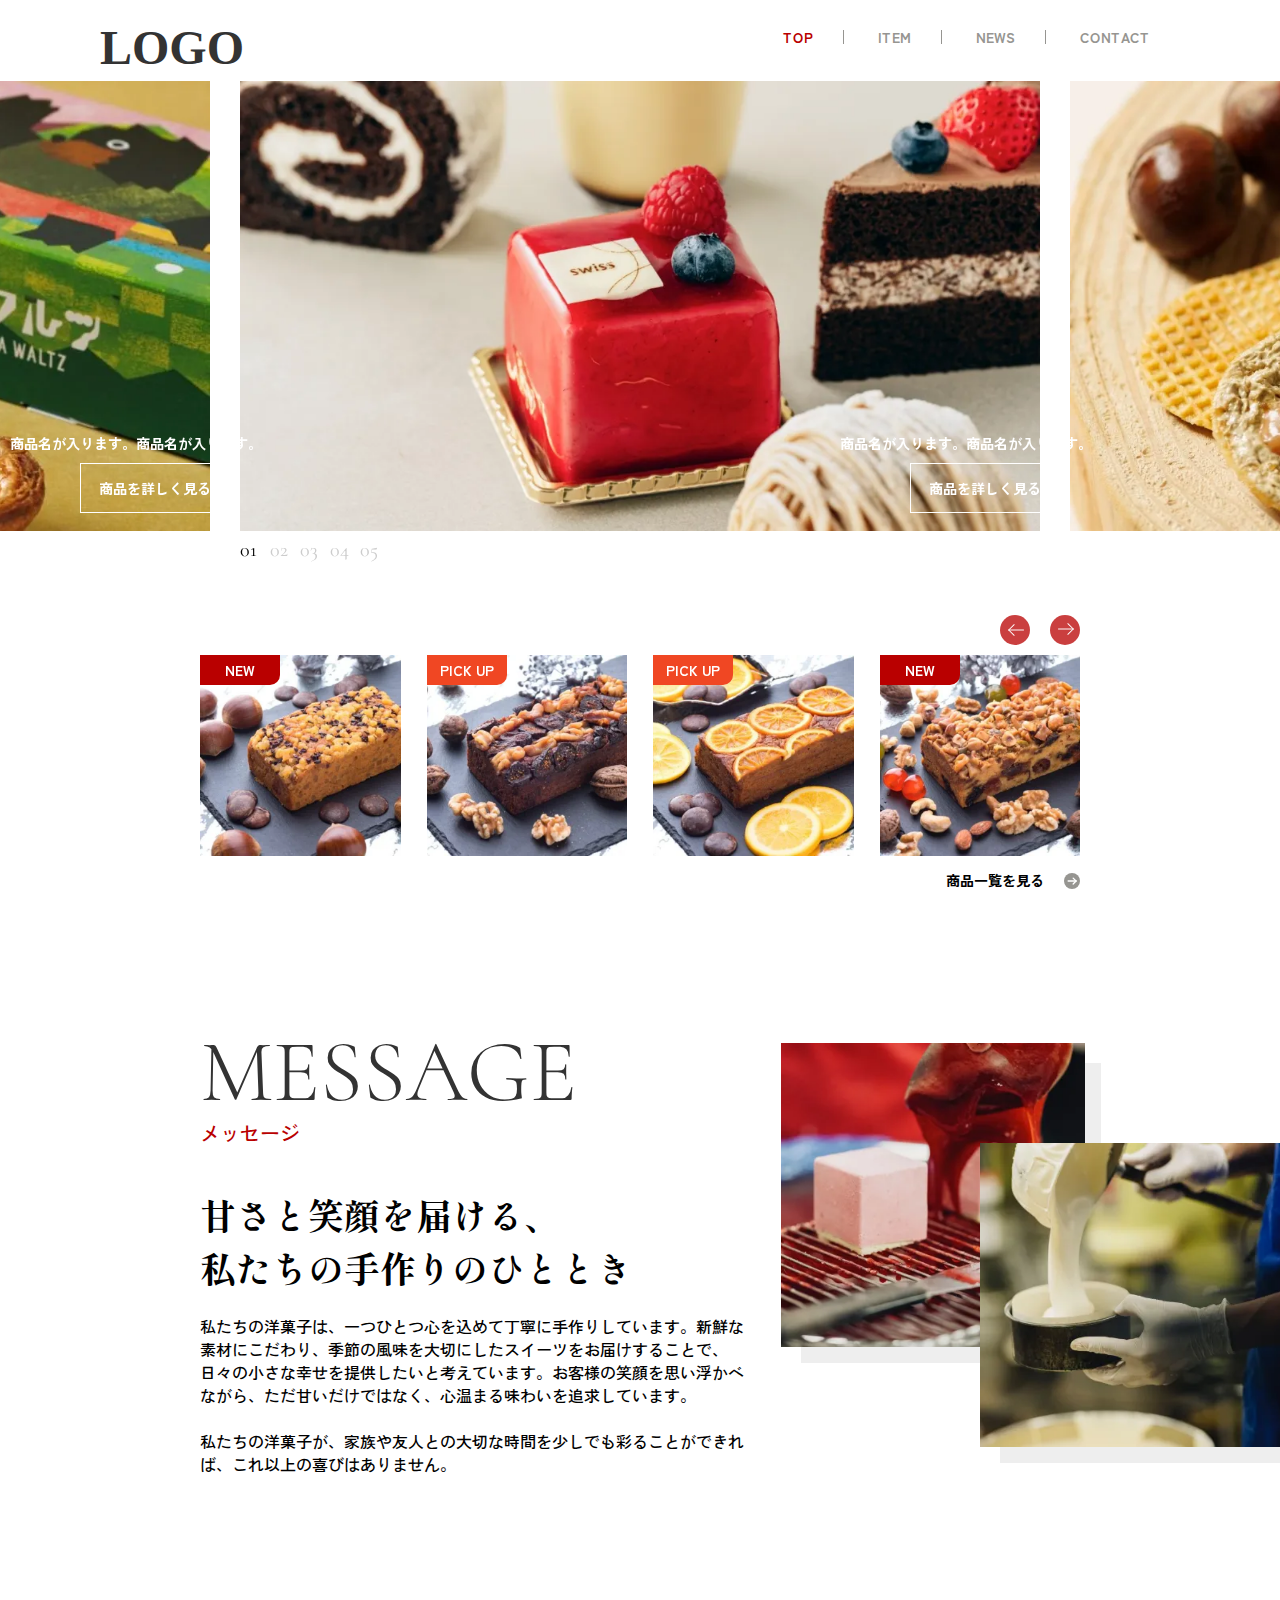
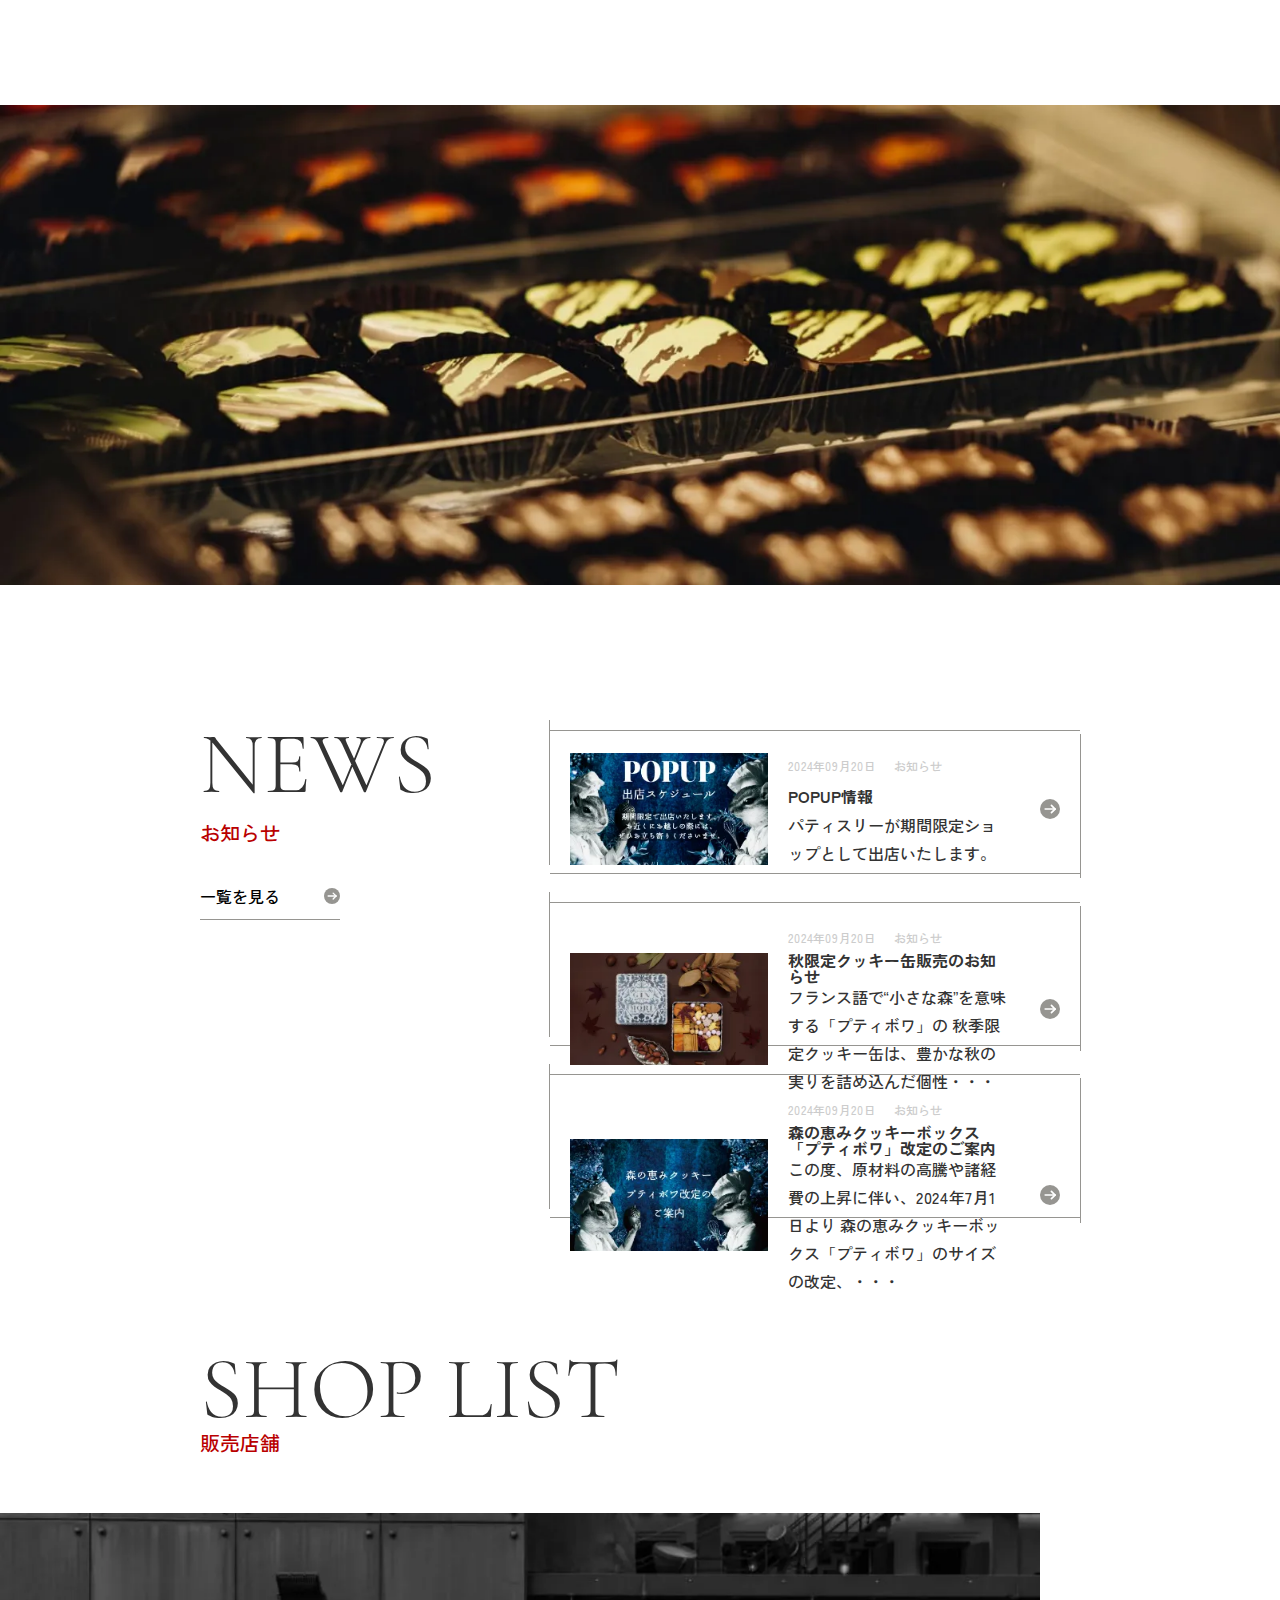
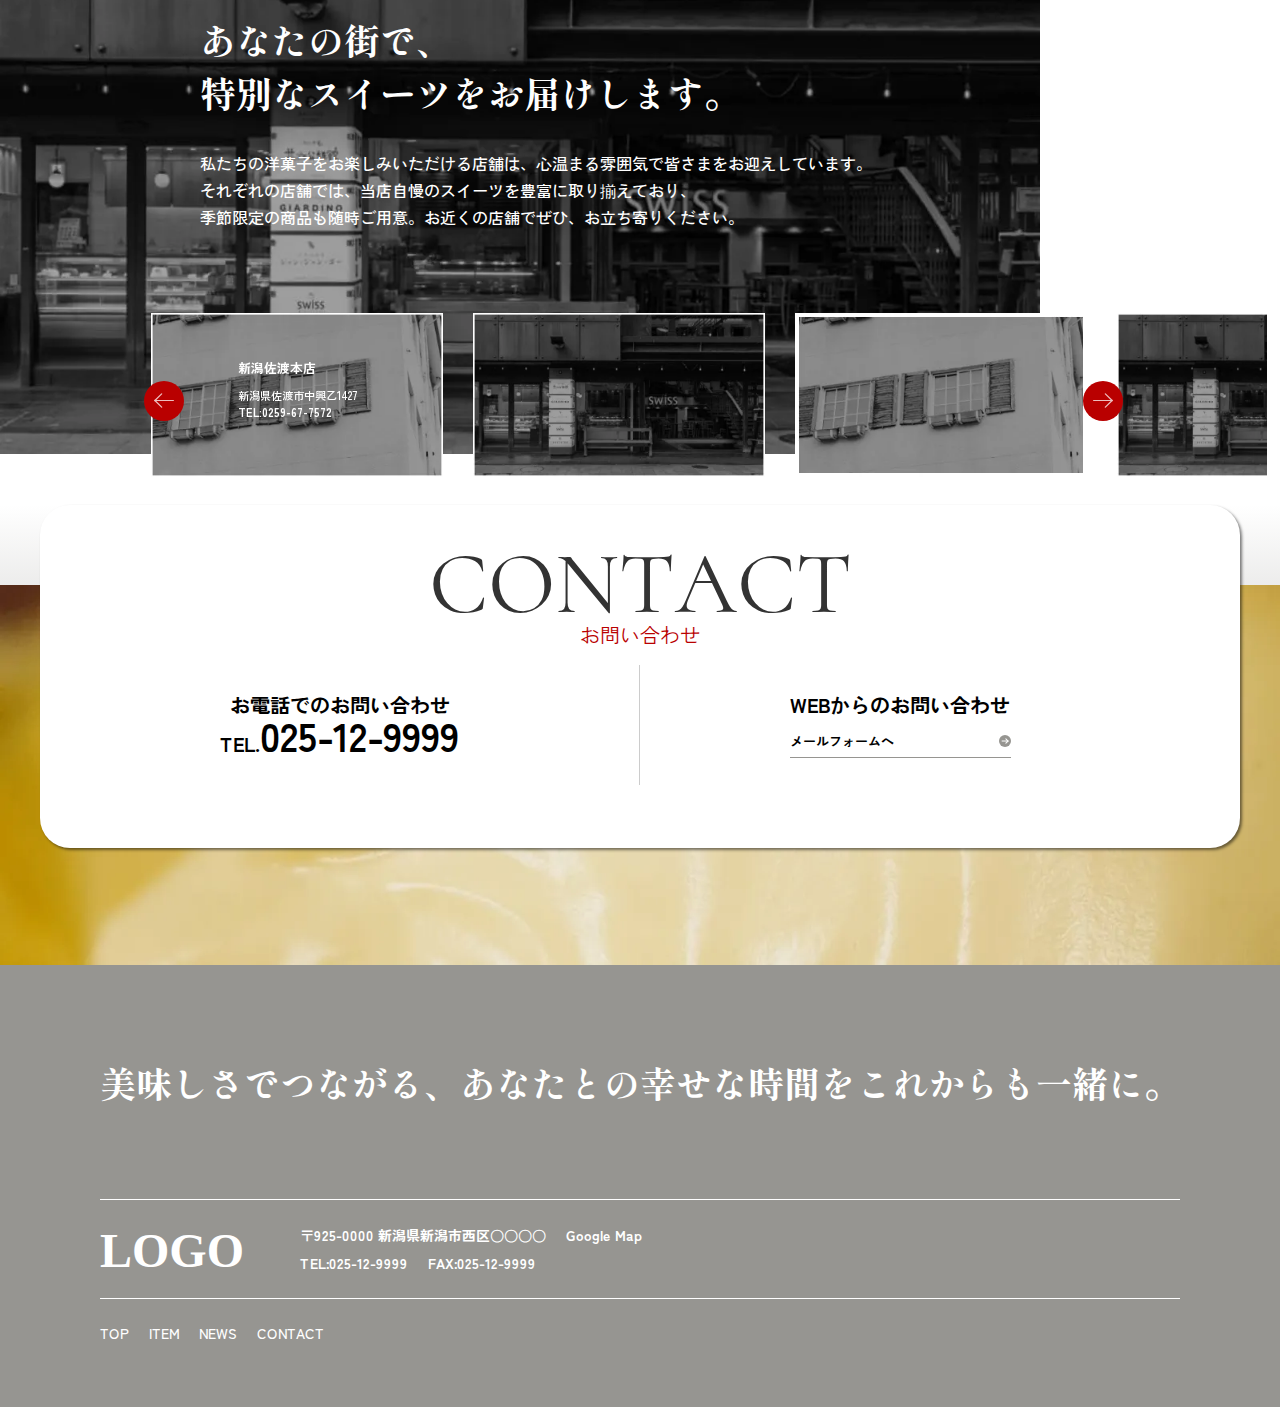
<file: part2/index.html>
<!DOCTYPE html>
<html lang="ja">
<head>
    <meta charset="UTF-8">
    <meta name="viewport" content="width=device-width, initial-scale=1.0">
    <title>新潟県にあるケーキ屋さん　【LOGO】｜公式ページ</title>
    <meta name=description content="新潟県の綺麗な海を見ながらの楽しめるケーキショップです。季節限定のパウンドケーキがおすすめです！">
    <link rel="preload" as="image" href="img/top-cake1.webp" media="(min-width: 1272px)">
    <link rel="preload" as="image" href="img/top-cake2.webp" media="(min-width: 1272px)">
    <link rel="preload" as="image" href="img/top-cake5.webp" media="(min-width: 1272px)">
    <link rel="preload" as="image" href="img/top1-sp.webp" media="(max-width: 1271px)">
    <link rel="preload" as="image" href="img/top2-sp.webp" media="(max-width: 1271px)">
    <link rel="preload" as="image" href="img/top3-sp.webp" media="(max-width: 1271px)">
    <link rel="preload" as="script" href="js/jquery-3.7.1.min.js">
    <link rel="preload" as="script" href="js/slick/slick.min.js">
    <link rel="stylesheet" href="css/default.css">
    <link rel="stylesheet" href="css/index.css">
    <link rel="stylesheet" type="text/css" href="js/slick/slick.css">
    <link rel="stylesheet" type="text/css" href="js/slick/slick-theme.css">
</head>

<body>
    <header id="header">
        <h1 class="header-logo"><a href="index.html" class="logo-only"><img src="img/logo.svg" alt="logo 画像" class="logo-rot" width="150" height="71"></a></h1>
        <input type="checkbox" class="checkbox" id="check">
        <label for="check"></label>
        <div class="span-container">
            <!-- border -->
            <span></span>
            <span></span>
            <span></span>
        </div>
        <!-- span-container -->
        <nav class="nav-container">
            <ul class="menu">
                <li><a href="index.html"><span>TOP</span></a></li>
                <li><a href="item.html">ITEM</a></li>
                <li><a href="news.html">NEWS</a></li>
                <li><a href="contact.html">CONTACT</a></li>
            </ul>
            <!-- menu -->
            <ul class="ham">
                <li><a href="index.html"><img src="img/logo2.svg" alt="logo"></a></li>
                <li><span>美味しさでつながる、</span><span>あなたとの幸せな時間を</span><span>これからも一緒に。</span></li>
            </ul>
            <!-- ham -->
            <ul class="map">
                <li><span>新潟本店</span></li>
                <li><span>〒925-0000 新潟県新潟市西区〇〇〇〇</span></li>
                <li><iframe src="https://www.google.com/maps/embed?pb=!1m10!1m8!1m3!1d405.2095182966385!2d138.97214436443335!3d37.87452490286325!3m2!1i1024!2i768!4f13.1!5e0!3m2!1sja!2sjp!4v1738288401125!5m2!1sja!2sjp" width="353" height="199" style="border:0;" allowfullscreen="" loading="lazy" referrerpolicy="no-referrer-when-downgrade"></iframe></li>
                <li><span>TEL：025-12-9999</span><span>FAX：025-12-9999</span></li>
            </ul>
            <!-- map -->
        </nav>
        <!-- nav -->
    </header>

    <main>
        <section class="main-content">
            <div class="slide-wrapper">
                <div class="top slider">
                    <div class="sli-pic">
                        <picture><source srcset="img/top1-sp.webp" media="(max-width: 1271px)">
                            <img src="img/top-cake1.webp" alt="ケーキ フランボワーズ" width="1000" height="563"></picture>
                        <span class="slide-item-name">商品名が入ります。商品名が入ります。</span>
                        <span class="slide-item-detail"><a href="item.html">商品を詳しく見る</a></span>
                    </div>
                    <div class="sli-pic">
                        <picture><source srcset="img/top2-sp.webp" media="(max-width: 1271px)">
                            <img src="img/top-cake2.webp" alt="クッキー バターのいとこ マロン味" width="1000" height="563"></picture>
                        <span class="slide-item-name">商品名が入ります。商品名が入ります。</span>
                        <span class="slide-item-detail"><a href="item.html">商品を詳しく見る</a></span>
                    </div>
                    <div class="sli-pic">
                        <picture><source srcset="img/top3-sp.webp" media="(max-width: 1271px)">
                            <img src="img/top-cake3.webp" alt="タルト 里山ワルツ" width="1000" height="563" loading="lazy"></picture>
                        <span class="slide-item-name">商品名が入ります。商品名が入ります。</span>
                        <span class="slide-item-detail"><a href="item.html">商品を詳しく見る</a></span>
                    </div>
                    <div class="sli-pic">
                        <picture><source srcset="img/top1-sp.webp" media="(max-width: 1271px)">
                            <img src="img/top-cake4.webp" alt="クッキー バターのいとこ マロン味" width="1000" height="563" loading="lazy"></picture>
                        <span class="slide-item-name">商品名が入ります。商品名が入ります。</span>
                        <span class="slide-item-detail"><a href="item.html">商品を詳しく見る</a></span>
                    </div>
                    <div class="sli-pic">
                        <picture><source srcset="img/top2-sp.webp" media="(max-width: 1271px)">
                            <img src="img/top-cake5.webp" alt="タルト 里山ワルツ" width="1000" height="563"></picture>
                        <span class="slide-item-name">商品名が入ります。商品名が入ります。</span>
                        <span class="slide-item-detail"><a href="item.html">商品を詳しく見る</a></span>
                    </div>
                </div>
            </div>
            <!-- slide-wrapper -->
            <div class="pick-new">
                <div class="pick-arrow"></div>
                <div class="cake">
                    <div class="cake-box"><div class="item">
                        <span class="new">NEW</span><a href="item.html"><img src="img/cake1.webp" alt="パウンドケーキ　栗とはちみつ" width="560" height="560"></a>
                    </div></div>
                    <div class="cake-box"><div class="item">
                        <span class="pick">PICK UP</span><a href="item.html"><img src="img/cake2.webp" alt="パウンドケーキ　いちじくと胡桃のショコラ" width="560" height="560"></a>
                    </div></div>
                    <div class="cake-box"><div class="item">
                        <span class="pick">PICK UP</span><a href="item.html"><img src="img/cake3.webp" alt="パウンドケーキ　キャラメルオレンジ" width="560" height="560"></a>
                    </div></div>
                    <div class="cake-box"><div class="item">
                        <span class="new">NEW</span><a href="item.html"><img src="img/cake4.webp" alt="パウンドケーキ　森のめぐみ" width="560" height="560"></a>
                    </div></div>
                    <div class="cake-box"><div class="item">
                        <span class="new">NEW</span><a href="item.html"><img src="img/cake1.webp" alt="パウンドケーキ　栗とはちみつ" width="560" height="560"></a>
                    </div></div>
                    <div class="cake-box"><div class="item">
                        <span class="pick">PICK UP</span><a href="item.html"><img src="img/cake2.webp" alt="パウンドケーキ　いちじくと胡桃のショコラ" width="560" height="560"></a>
                    </div></div>
                    <div class="cake-box"><div class="item">
                        <span class="pick">PICK UP</span><a href="item.html"><img src="img/cake3.webp" alt="パウンドケーキ　キャラメルオレンジ" width="560" height="560"></a>
                    </div></div>
                    <div class="cake-box"><div class="item">
                        <span class="new">NEW</span><a href="item.html"><img src="img/cake4.webp" alt="パウンドケーキ　森のめぐみ" width="560" height="560"></a>
                    </div></div>
                    <div class="cake-box"><div class="item">
                        <span class="new">NEW</span><a href="item.html"><img src="img/cake1.webp" alt="パウンドケーキ　栗とはちみつ" width="560" height="560"></a>
                    </div></div>
                    <div class="cake-box"><div class="item">
                        <span class="pick">PICK UP</span><a href="item.html"><img src="img/cake2.webp" alt="パウンドケーキ　いちじくと胡桃のショコラ" width="560" height="560"></a>
                    </div></div>
                    <div class="cake-box"><div class="item">
                        <span class="pick">PICK UP</span><a href="item.html"><img src="img/cake3.webp" alt="パウンドケーキ キャラメルオレンジ" width="560" height="560"></a>
                    </div></div>
                    <div class="cake-box"><div class="item">
                        <span class="new">NEW</span><a href="item.html"><img src="img/cake4.webp" alt="パウンドケーキ 森のめぐみ" width="560" height="560"></a>
                    </div></div>
                </div>
                <div class="list-link">
                    <span><a href="item.html"> 商品一覧を見る<img src="img/link.svg" alt="link"></a></span>
                </div>
            </div>
            <!-- pick-new -->
            <div class="message">
                <h2 class="main-title">MESSAGE</h2>
                <span class="mes"><img src="img/mes-cake1.webp" alt="フランボワーズケーキの製造イメージ" width="380" height="380"></span>
                <span class="mes"><img src="img/mes-cake2.webp" alt="マドレーヌ クルミの製造イメージ" width="380" height="380"></span>
                <h3 class="sub-title1">メッセージ</h3>
                <h4 class="sub-title2">甘さと笑顔を届ける、<br>私たちの手作りのひととき</h4>
                <p class="sub-title3">私たちの洋菓子は、一つひとつ心を込めて丁寧に手作りしています。新鮮な素材にこだわり、季節の風味を大切にしたスイーツをお届けすることで、日々の小さな幸せを提供したいと考えています。お客様の笑顔を思い浮かべながら、ただ甘いだけではなく、心温まる味わいを追求しています。
                    <br><br>私たちの洋菓子が、家族や友人との大切な時間を少しでも彩ることができれば、これ以上の喜びはありません。</p>
            </div>
            <!-- message -->
             <div class="middle-pic">
                <picture><source srcset="img/slide1-sp.webp" media="(max-width: 1271px)">
                    <img src="img/slide1.webp" alt="チョコレート イメージ" width="2400" height="900"></picture>
            </div>
            <!-- middle-pic -->
             <div class="news-title">
                <div class="news-grid">
                    <h2 class="main-title">NEWS</h2>
                    <h2 class="sub-title1">お知らせ</h2>
                <h2 class="news-list"><a href="item.html">一覧を見る<img src="img/link.svg" alt="link"></a></h2>
            </div>
                <span></span>
                <!-- left border -->
                <div class="news-text">
                    <ul>
                        <li><a href="news.html"><img src="img/news1.webp" alt="logo 出店スケジュール" width="248" height="140"></a></li>
                        <li><span class="day">2024年09月20日</span><span class="cate">お知らせ</span></li>
                        <li>POPUP情報</li>
                        <li>パティスリーが期間限定ショップとして出店いたします。</li>
                        <li><a href="news.html"><img src="img/link.svg" alt="link"></a></li>
                    </ul>
                </div>
                <span></span>
                <!-- right border -->
                <span></span>
                <!-- left border -->
                <div class="news-text">
                    <ul>
                        <li><a href="news.html"><img src="img/news2.webp" alt="秋限定クッキー缶販売 プティボわ" width="248" height="140"></a></li>
                        <li><span class="day">2024年09月20日</span><span class="cate">お知らせ</span></li>
                        <li>秋限定クッキー缶販売のお知らせ</li>
                        <li>フランス語で“小さな森”を意味する「プティボワ」の
                            秋季限定クッキー缶は、豊かな秋の実りを詰め込んだ個性・・・</li>
                        <li><a href="news.html"><img src="img/link.svg" alt="link"></a></li>
                    </ul>
                </div>
                <span></span>
                <!-- right border -->
                <span></span>
                <!-- left border -->
                <div class="news-text">
                    <ul>
                        <li><a href="news.html"><img src="img/news3.webp" alt="クッキーボックス 価格改定 案内" width="248" height="140"></a></li>
                        <li><span class="day">2024年09月20日</span><span class="cate">お知らせ</span></li>
                        <li>森の恵みクッキーボックス「プティボワ」改定のご案内</li>
                        <li>この度、原材料の高騰や諸経費の上昇に伴い、2024年7月1日より
                            森の恵みクッキーボックス「プティボワ」のサイズの改定、・・・</li>
                        <li><a href="news.html"><img src="img/link.svg" alt="link"></a></li>
                    </ul>
                </div>
                <span></span>
                <!-- right border -->
                <div class="list-link2"><h2 class="news-list2"><a href="#">一覧を見る<img src="img/link.svg" alt="link"></a></h2>
                </div>
            </div>
            <!-- news-title -->
            <div class="shop">
                <h2 class="main-title">SHOP LIST</h2>
                <h3 class="sub-title1">販売店舗</h3>
                <div class="shop-main">
                    <span class="shop-text-main">あなたの街で、<br>特別なスイーツをお届けします。</span>
                    <span class="shop-text-sub"><span class="sent-one">私たちの洋菓子をお楽しみいただける店舗は、心温まる雰囲気で皆さまをお迎えしています。</span>
                    <span class="sent-two">それぞれの店舗では、当店自慢のスイーツを豊富に取り揃えており、</span>
                    季節限定の商品も随時ご用意。お近くの店舗でぜひ、お立ち寄りください。</span>
                    <div class="shop-container">
                        <div class="shop-slide">
                            <div class="shop-box"><div class="shop-pic">
                                <span>新潟佐渡本店</span><span>新潟県佐渡市中興乙1427</span><span>TEL:0259-67-7572</span>
                                <img src="img/shoplist-main1.webp"  alt="logo 新潟本店住所 新潟県佐渡市中興乙1427" width="365" height="205">
                            </div></div>
                            <div class="shop-box"><div class="shop-pic">
                                <img src="img/shoplist-main2.webp" alt="logo 新潟本店 正面玄関" width="365" height="205">
                            </div></div>
                            <div class="shop-box"><div class="shop-pic">
                                <img src="img/shoplist-main3.webp" alt="logo 新潟本店 2階窓" width="365" height="205">                        
                            </div></div>
                            <div class="shop-box"><div class="shop-pic">
                                <img src="img/shoplist-main2.webp" alt="logo 新潟本店 正面玄関" width="365" height="205">                        
                            </div></div>
                        </div>
                        <div class="shop-button"></div>
                    </div>
                </div>
            </div>
            <!-- shop -->
        </section>
    </main>

    <footer id="footer">
        <div id="contact">
            <p>CONTACT</p>
            <p>お問い合わせ</p>
            <img src="img/craftmanship_img1.webp" alt="コンタクトの背景" width="1600" height="380">
            <ul>
                <li><span>お電話でのお問い合わせ<br>TEL.</span><span>025-12-9999</span><p></p></li>
                <li><span>WEBからのお問い合わせ</span><br><span><a href="contact.html">メールフォームへ<img src="img/link.svg" alt="mail link"></a></span></li>
            </ul>
        </div>
        <!-- contact -->
        <div class="oisi">
            <span>美味しさでつながる、</span><span>あなたとの幸せな時間を</span><span>これからも一緒に。</span>
        </div>
        <!-- oisi -->
            <div class="logo">
                <a href="index.html"><img src="img/logo2.svg" alt="logo2" class="logo-rot2"></a>
                <div class="addandtel"><span>〒925-0000 新潟県新潟市西区〇〇〇〇<a href="#google.map">Google Map</a><br><br></span>
                <span class="teland">TEL:025-12-9999</span><span>FAX:025-12-9999</span></div>
            </div>
            <!-- logo -->
            <div class="nav2">
                <ul>
                    <li><a href="index.html">TOP</a></li>
                    <li><a href="item.html">ITEM</a></li>
                    <li><a href="news.html">NEWS</a></li>
                    <li><a href="contact.html">CONTACT</a></li>
                </ul>
            </div>
            <!-- nav2 -->
        </footer>
        <!-- footer -->
        <script src="js/jquery-3.7.1.min.js"></script>
        <script src="js/slick/slick.min.js"></script>
    <script>
        $(document).ready(function() {
            $(".top").slick({
                dots: true,
                customPaging: function(slider, i) {
                return $('<button type="button" />').text('0' + (i+1));
                },
                infinite: true,
                centerMode: true,
                slidesToShow: 3,
                slidesToScroll: 1,
                autoplay: true,
                autoplayspeed: 10000,
                arrows: false,
                variableWidth: true,
                responsive: [
                    {
                        breakpoint:768,
                        settings: {
                        autoplay: false,
                        }
                    }
                ]
            });
            $(".cake").slick({
                dots: false,
                arrows: true,
                prevArrow: '<div class="slide-arrow prev-arrow">',
                nextArrow: '<div class="slide-arrow next-arrow">',
                infinite: true,
                slidesToShow: 4,
                slidesToScroll: 4,
                autoplay: false,
                autoplayspeed: 10000,
                // variableWidth: true,
                appendArrows: $('.pick-arrow'),
                responsive: [
                    {
                        breakpoint:768,
                        settings: {
                            slidesToShow: 3,
                            slidesToScroll: 1,
                            autoplay: false,
                            variableWidth: true,
                            
                        }
                    }
                ]
            });
            $(".shop-slide").slick({
                dots: false,
                arrows: true,
                appendArrows: $('.shop-button'),
                prevArrow: '<div class="arrow-bg"><div class="prev-arrow2">',
                nextArrow: '<div class="arrow-bg"><div class="next-arrow2">',
                infinite: true,
                centerMode: true,
                slidesToShow: 3,
                slidesToScroll: 1,
                autoplay: false,
                autoplayspeed: 1000,
                variableWidth: true,
                initialSlide: 1,
                responsive: [
                    {
                        breakpoint:768,
                        settings: {
                            autoplay: false,
                            slidesToShow: 1,
                            // variableWidth: true,
                            initialSlide: 0,
                        }
                    }
                ]
            });
        });
        </script>
        <!-- slide-show-js -->
    </body>
    <!-- body -->
</html>
</file>
<file: part2/css/index.css>
.main-content {
  width: 100%;
}

/* 共通 */
/* ----------------------- */
.main-title {
  color: #333333;
  font-size: 88px;
  font-family: "Cormorant";
  font-weight: 300;
}
.sub-title1 {
  color: #B90000;
  font-size: 20px;
  font-family: 'Zen Kaku Gothic Antique', sans-serif;
  font-weight: 500;
  line-height: 50px;
}
.sub-title2 {
  font-size: 36px;
  font-family: "Shippori Mincho";
  font-weight: bold;
  line-height: 53px;
}
.sub-title3 {
  font-size: 16px;
  font-family: 'Zen Kaku Gothic Antique';
  font-weight: 500;
  padding-right: 30px;
  line-height: 23px;
}

/* .slide-wrapper */
/* ----------------------- */
.slide-wrapper {
  width: 100%;
  position: relative;
  overflow: hidden; /* はみ出したスライドを隠す */
}

.slide-item-name {
  position: relative;
  font-size: 14px;
  font-weight: bold;
  color: #FFFFFF;
  left: 75%;
  bottom: 95px;
}
.slide-item-detail {
  width: 150px;
  height: 50px;
  display: block;
  font-size: 14px;
  font-weight: bold;
  color: #FFFFFF;
  position: relative;
  align-content: center;
  text-align: center;
  border: 1px solid #FFFFFF;
  right: 20%;
  bottom: 82px;
  cursor: pointer;
}

@media (min-width: 1024px) {
  .slide-item-detail:hover {
    background: transparent;
    color: rgba(121, 236, 68, 0.801);
    border-radius: 0;
    transition: all 0.7s ease-out;
    background: linear-gradient(270deg, rgba(106, 196, 223, 0.8), rgba(52, 119, 146, 0.8), rgba(42, 43, 46, 0), rgba(34, 34, 34, 0));
    background-position: 1% 50%;
    background-size: 300% 300%;
    border: none;
    border: 2px solid rgba(121, 236, 68, 0.801);
  }
}

.sli-pic /* topスライダー内の余白 */{
  padding: 0px 15px;
}
.slick-dotted.slick-slider {
  margin-bottom: 0px !important;
}
.slide-wrapper .slick-slide img {
width: calc(1000vw / 16);
}
.slick-prev:before,.slick-next:before {
color: black;
}

/* topスライドのボタン用 */
.slide-wrapper .slick-dots {
  position: relative ;
  bottom: 55px ;
  text-align: left;
  font-family: "Cormorant";
  left: calc(288vw / 16);
}
.slider .slick-dots li button {
color: #ccc;
font-size: 1.25rem;
}
.slider .slick-dots li button::before {
content: none;
}
.slider .slick-dots li.slick-active button {
color: #000;
}

/* .pick-new */
/* ----------------------- */
.pick-new {
  padding: 0px 200px 0px 200px;
  width: 100%;
}
.pick-arrow
 /* 矢印類 */
 {
  display: grid;
  height: 30px;
  grid-template-columns: 30px 30px;
  justify-content: end;
  grid-column-gap: 20px;
  margin-bottom: 10px;
}
.prev-arrow
 /* 矢印類 */
 {
  width: 30px;
  height: 30px;
  background: url(../img/pick-left-arrow.svg)8px 9px,url(../img/pick-arrow.svg);
  background-repeat: no-repeat;
  opacity: 0.75;
}
.next-arrow
 /* 矢印類 */
 {
  width: 30px;
  height: 40px;
  background: url(../img/pick-right-arrow.svg)8px 8px,url(../img/pick-arrow.svg);
  background-repeat: no-repeat;
  opacity: 0.75;
}

@media (min-width: 1024px) {
  .prev-arrow:hover,.next-arrow:hover,.prev-arrow2:hover,.next-arrow2:hover{
    opacity: 1;
  }
}

.pick-new .cake {
  display: flex;
  justify-content: space-between;
}

.cake-box:nth-of-type(4n+1) .item {
  padding-right: 19.5px;
}
.cake-box:nth-of-type(4n+2) .item {
  padding-left:6.5px;
  padding-right:13px;
}
.cake-box:nth-of-type(4n+3) .item {
  padding-left:13px;
  padding-right:6.5px;
}
.cake-box:nth-of-type(4n) .item {
  padding-left: 19.5px;
}
.cake-box .item span
 /*  文字枠  */
 {
  width: 80px;
  height: 30px;
  position: absolute;
  font-size: 14px;
  font-weight: bold;
  color: #FFFFFF;
  border-bottom-right-radius: 10px;
  align-content: center;
  text-align: center;
}
.item .new 
/* 文字の背景 */
 {
  background-color: #B90000;
}
.item .pick
/* 文字の背景 */
 {
  background-color: #F04723;
}
.cake .item a {
  transition: opacity 0.3s;
}

 /* 商品一覧 */
.list-link {
  justify-items: end;
  margin-top: 17px;
  height: 20px;
  text-align: end;
  cursor: pointer;
}
.list-link span {
  display: contents;
  width: 135px;
  font-weight: 700;
}
.list-link img {
  width: 16px !important;
  height: 16px !important;
  margin-left: 20px;
}

@media (min-width: 1024px) {
  .list-link a:hover {
    opacity: 0.5;
    background: linear-gradient(to right,#e60000,#f39800,#fff100,#009944,#0068b7,#1d2088,#920783,#e60000) 0 / 200%;
      animation: 5s example4 linear infinite;
  }
  @keyframes example4{
      100% { background-position: 200%; }
  }
}

/* .message */
/* ----------------------- */
.message {
  padding: 135px 0px 0px 200px;
  display: grid;
  grid-template-columns: 575px;
  grid-template-rows: 80px 80px 127px 210px;
  position: relative;
}
.message img:first-of-type {
  width: calc(380vw / 16);
  height: calc(380vw / 16);
}
.message .mes {
  width: calc(400vw / 16);
  height: calc(400vw / 16);
  background: url(../img/shadow.svg);
  background-position: 20px 20px;
  background-repeat: no-repeat;
  background-size: calc(400vw / 16);
  position: absolute;
  left: 781px;
  top: 150px;
}
.message .mes:nth-last-of-type(1) {
  top: 250px;
  right: -20px;
  left: unset;
}

/* .middle-pic */
/* ----------------------- */
.middle-pic {
  margin-top: 180px;
}

/* .news-title */
/* ----------------------- */
.news-title {
  height: calc(656vw / 16);
  margin: 135px 200px 0 200px;
  display: grid;
  grid-template-columns: 300px  50px auto 0px;
}

.news-list{
  width: 140px;
  height: 32px;
  font-size: 16px;
  font-weight: 500;
  margin-top: 30px;
  border-bottom: 1px solid #969591;
  cursor: pointer;
}

@media (min-width: 1024px) {
  .news-list:hover {
    opacity: 0.5;
    background: linear-gradient(to right,#e60000,#f39800,#fff100,#009944,#0068b7,#1d2088,#920783,#e60000) 0 / 200%;
      animation: 5s example4 linear infinite;
  }
  @keyframes example4{
      100% { background-position: 200%; }
  }
}
.news-list img {
  width: 16px;
  height: 16px;
  margin-left: 44px;
}
.news-title .news-grid {
  grid-area: 1/1/5/1;
}
.news-title > span:nth-last-of-type(odd) {
  border-left: 1px solid #969591;
  height: calc(181vw / 16);
  align-self: center;
}
.news-title > span:nth-last-of-type(even) {
  border-right: 1px solid #969591;
  height: calc(181vw / 16);
}
.news-text {
  width: 100%;
  border-top: 1px solid #969591;
  border-bottom: 1px solid #969591;
  margin: 10px 0px 10px 0px;
}
.news-text:nth-of-type(2) {
  grid-area: 1/3/2/3;
  height: calc(180vw / 16);
}
.news-text:nth-of-type(3) {
  grid-area: 2/3/3/3;
  height: calc(180vw / 16);
}
.news-text:nth-of-type(4) {
  grid-area: 3/4/3/3;
  height: calc(180vw / 16);
}
.news-text ul {
  display: grid;
  grid-template-columns: 17vw auto 50px;
  align-items: center;
  margin: 20px;
  grid-template-rows: 30px 30px auto;
}
.news-text ul li:first-of-type {
    grid-area: 1 / 1 / 4 / 1;
}
.news-text ul li:nth-of-type(2) {
    color: #CCCCCC;
    font-size: 12px;
    font-family: 'Zen Kaku Gothic Antique', sans-serif;
    font-weight: 500;
}
.news-text ul li:nth-of-type(3) {
    color: #333333;
    font-size: 16px;
    font-family: 'Zen Kaku Gothic Antique', sans-serif;
    font-weight: bold;
}
.news-text ul li:nth-of-type(4) {
    color: #333333;
    font-size: 16px;
    font-family: 'Zen Kaku Gothic Antique', sans-serif;
    font-weight: 500;
    line-height: 28px;
    align-self: start;
}
.news-text ul li:last-of-type {
    grid-area: 1 / 3 / 4 / 4;
    width: 20px;
    margin-left: auto;
}
.news-text ul li img {
  width: calc(248vw / 16);
  height: calc(140vw / 16);
}
.news-text .cate {
  padding-left: 18px;
}
.news-title .list-link2 {
  display: none;
}
.news-list2 {
  display: none;
  width: 140px;
  height: 32px;
  font-size: 16px;
  font-weight: 500;
  margin-top: 30px;
  border-bottom: 1px solid #969591;
}

/* shop */
/* ----------------------- */
.shop {
  margin: 100px 0 50px 0;
  height: calc(887.6vw / 16);
}
.shop > .main-title{
  margin-left: 200px;
}
.shop > .sub-title1 {
  margin-left: 200px;
  line-height: unset;
  padding-bottom: 60px;
}
.shop-main  {
  width: 100%;
  height: calc(800vw / 16);
  display: grid;
  margin-left: 0px;
  background-image: url(../img/shoplist-bg1.webp);
  background-repeat: no-repeat;
  background-size: calc(1300vw / 16);
  grid-template-rows: 215px 110px 1fr;
  grid-template-columns: auto;
}

.shop-text-main {
  font-size: 36px;
  font-family: "Shippori Mincho", serif;
  color: #FFFFFF;
  line-height: 53px;
  padding: 100px 0 0 200px;
}
.shop-text-sub {
  font-size: 16px;
  font-family: 'Zen Kaku Gothic Antique', sans-serif;
  color: #FFFFFF;
  font-weight: 500;
  padding: 22px 0px 0px 200px;
  line-height: 27px;
}

/* 文字の改行 */
.shop-main .sent-one::after {
  content: "\A" ;
  white-space: pre;
}
.shop-main .sent-two::after {
  content: "\A" ;
  white-space: pre;
}

/* スライダー用箱 */
.shop-container {
  width: 99vw;
  padding-top: 75px;
}
.shop-container .slick-cloned {
  display: none !important;
}
.shop-slide img {
  width: calc(365vw / 16);
  height: calc(205vw / 16);
}
.shop-slide .shop-box {
  padding: 0 30px 0 0;
}
.shop-pic {
  width: calc(365vw / 16);
  height: calc(205vw / 16);
}
.shop-pic span {
  color: #FFFFFF;
  font-size: calc(16vw / 16);
  font-family: 'Zen Kaku Gothic Antique', sans-serif;
  font-weight: 700;
  position: absolute;
  top: calc(14vw / 3.65);
  left: calc(14vw / 2.05);
}
.shop-pic span:nth-of-type(2){
  font-size: calc(14vw / 16);
  font-weight: 500;
  top: calc(22vw / 3.65);
}
.shop-pic span:nth-of-type(3){
  font-size: calc(14vw / 16);
  top: calc(27vw / 3.65);
}
.shop-button {
  display: flex;
  justify-content: space-between;
  position: relative;
  bottom: calc(120vw / 16);
  margin: 0 calc(180vw / 16);
}
.arrow-bg {
  width: 40px;
  height: 40px;
  background: url(../img/pick-arrow.svg);
  background-repeat: no-repeat;
  background-size: 40px 40px;
}
.prev-arrow2
 /* 矢印類 */
 {
  width: 40px;
  height: 40px;
  background: url(../img/pick-left-arrow.svg)center / 20px no-repeat;
  opacity: 0.75;
}
.next-arrow2
 /* 矢印類 */
 {
  width: 40px;
  height: 40px;
  background: url(../img/pick-right-arrow.svg)center / 20px no-repeat;
  opacity: 0.75;
}

/* ここからスマホ用 */
/* ----------------------- */
@media (max-width: 767px) {
  html {
    overflow-x: hidden;
  }
 main {
  margin: unset;
  }

  /* slide-wrapper */
/* ----------------------- */
  .slide-wrapper {
    height: calc(642vw / 3.93);
  }
  .sli-pic {
    width: calc(304vw / 3.93);
    padding:0 5.5px;
    text-align: -webkit-center;
  }

  .slide-item-name {
    left: 10px;
  }
  .slide-item-detail {
    right: -45px;
  }

  .slide-wrapper .slick-slide img {
    width: 100%;
  }
  .slide-wrapper .slick-dots {
    left: calc(50vw / 3.93);
  }


  /* pick-new */
/* ----------------------- */
  .pick-new {
    height: calc(325vw / 3.93);
    padding: 0;
    width: 100vw;
    position: relative;
    right: 2px;
  }
  .pick-new ul {
    justify-content: start;
    overflow: hidden;
  }
  .pick-arrow {
    position: relative;
    padding-right: 10px;
  }
  .pick-new .list-link{
   display: none;
  }


  .cake .slick-slide img {
    width: calc(280vw / 3.93);
  }
  .cake .item1 {
    padding:unset;
    padding-left: 20px;
  }
  .cake .item2 {
    padding:unset;
    padding-left: 20px;
  }
  .cake .item3 {
    padding:unset;
    padding-left: 20px;
  }
  .cake .item4 {
    padding:unset;
    padding-left: 20px;
  }

  /* タイトル */
/* ----------------------- */
  .main-title {
    font-size: 40px;
    text-align: center;
    order: -1;
    width: 100%;
    padding-top: 70px;
  }
  .sub-title1 {
    font-size: 13px;
    order: 0;
    width: 100%;
    text-align: center;
    margin-top: -15px;
  }
  .sub-title2 {
    order: 2;
    font-size: 20px;
    line-height: 39px;
    padding: 20px 0 0 20px;
  }
  .sub-title3 {
    order: 3;
    font-size: 14px;
    margin-right: 0;
    padding: 10px 20px;
  }

  /* message */
/* ----------------------- */
  .message {
    width: 100vw;
    margin: 0;
    display: flex;
    flex-wrap: wrap;
    padding: 0 0 55px 0;
  }

  .message img:first-of-type {
    width: calc(173vw / 3.93);
    height: calc(173vw / 3.93);
  }
  .message .mes {
    width: calc(183vw / 3.93);
    height: calc(183vw / 3.93);
    background-position: 10px 10px;
    background-size: calc(183vw / 3.93);
    margin-top: 0;
    position: relative;
    order: 1;
    left: 0;
    top: unset;
  }
  .message .mes:nth-last-of-type(1) {
    margin: 20px 0 0 auto;
    left: unset;
    top: 20px;
  }

  /* middle-pic */
/* ----------------------- */
  .middle-pic {
    margin-top: unset;
  }

  /* .news-title */
/* ----------------------- */
  .news-title {
    height: unset;
    margin: 0;
    display: grid;
    grid-template-columns: 20px 1fr 20px;
  }
  .news-list{
    display: none;
  }
  .news-title .news-grid {
    grid-area: 1/4/1/1;
    height: 162px;
  }
  .news-title > span:nth-last-of-type(odd) {
    height: calc(353vw / 3.93);
    align-self: unset;
    margin-top: 10px;
  }
  .news-title > span:nth-last-of-type(even) {
    height: calc(353vw / 3.93);
    margin-top: -10px;
  }
  .news-text ,.news-text:nth-of-type(2),.news-text:nth-of-type(3),.news-text:nth-of-type(4) {
    width: calc(353vw / 3.93);
    height: calc(353vw / 3.93);;
    grid-area: unset;
    margin: 0 0 40px 0;
  }
  .news-text ul {
    grid-template-columns: 1fr;
    grid-template-rows: 25px 1fr auto 90px;
    align-items: start;
  }
  .news-text:nth-of-type(2) {
    width: calc(353vw / 3.93);
    height: calc(353vw / 3.93);;
    grid-area: unset;
    margin: 0 0 40px 0;
  }
  .news-text ul li:first-of-type {
    grid-area: 2 / 2 / 2 / 1;
  }
  .news-text ul li:nth-of-type(2) {
    padding-top: 5px;
  }
  .news-text ul li:nth-of-type(3) {
    padding-top: 5px;
    line-height: 23px;
  }
  .news-text ul li:nth-of-type(4) {
    font-size: 14px;
    line-height: 20px;
    padding-top: 8px;
    overflow: hidden;
    display: -webkit-box;
    -webkit-box-orient: vertical;
    -webkit-line-clamp: 2;
  }
  .news-text ul li:last-of-type {
    display: none;
  }
  .news-text ul li img {
    width: calc(314vw / 3.93);
    height: calc(177vw / 3.93);
  }
  .news-title .news-list2 {
    display: flex;
    text-align: left;
  }
  .news-title .list-link2 {
    display: unset;
    width: 100vw;
    text-align: -webkit-center;
  }
  .news-title .list-link2 img {
    width: 16px;
    height: 16px;
    position: relative;
    left: 45px;
  }

  /* .shop */
/* ----------------------- */
  .shop {
    margin: unset;
    height: 850px;
  }
  .shop > .main-title,.shop > .sub-title1 {
    margin-left: 0;
    padding-bottom: 28px;
  }
  .shop-main {
    width: calc(393vw / 3.93);
    height: calc(654vw / 3.93);
    background-image: url(../img/shoplist-bg1-sp.webp);
    background-size: calc(393vw / 3.93);
    grid-template-rows: unset;
    grid-auto-rows: max-content;
  }
  .shop-text-main {
    font-size: 20px;
    margin: 0;
    padding: 70px 0 0 20px;
    line-height: 35px;
  }
  .shop-text-sub {
    font-size: 14px;
    margin: 0;
    padding: 20px 35px 0 20px;
    line-height: 20px;
  }
  .shop-main .sent-one::after {
    content: unset;
    white-space: unset;
  }
  .shop-main .sent-two::after {
    content: "\A" ;
    white-space: pre;
  }
  .shop-container {
    padding-top: 60px;
    position: relative;
    /* right: 20px; */
    width: calc(393vw / 3.93);
  }
  .shop-slide .slick-list {
    padding: 0px !important;
  }
  .shop-slide .shop-box {
    padding: 0 20px 106px 0;
  }
  .shop-slide img {
    width: calc(293vw / 3.93);
    height: calc(164vw / 3.93);
  }
  .shop-pic {
    width: calc(293vw / 3.93);
    height: calc(164vw / 3.93);
  }
  .shop-pic span:nth-of-type(1) {
    width: 293px;
    left: 0px;
    top: unset;
    bottom: 67px;
    border-bottom: 1px solid #FFFFFF;
    padding-bottom: 6.5px;
    font-size: calc(16vw / 3.93);
  }
  .shop-pic span:nth-of-type(2) {
    left: 0px;
    top: unset;
    bottom:47px;
    font-size: calc(16vw / 3.93);
  }
  .shop-pic span:nth-of-type(3) {
    left: 0px;
    top: unset;
    bottom: 25px;
    font-size: calc(16vw / 3.93);
  }
  .shop-button {
    margin: 0;
    padding: 0 10px;
    bottom: calc(200vw / 3.93);
  }
  .arrow-bg {
    width: 30px;
    height: 30px;
    background-size: 30px 30px;
  }
  .next-arrow2,.prev-arrow2 {
    width: 30px;
    height: 30px;
    background-size: 15px 11px;
  }
}
</file>
<file: part2/css/default.css>
@charset "utf-8";
@import url(font.css);

/* ===================================
       　　　　　reset
======================================*/
*:where(:not(iframe, canvas, img, svg, video):not(svg *)) {
    all: unset;
    display: revert;
}

*, *::before, *::after {
    box-sizing: border-box;
}

body {
    -webkit-text-size-adjust: 100%;    /* 勝手に文字が拡大されるのを防ぐ */
    /* 以下、案件ごとに適宜変更 */
    color: #fff;
    background-color: #FFFFFF;
    font-family: "游ゴシック体", YuGothic, "游ゴシック", "Yu Gothic", "メイリオ", sans-serif;
}

body, h1, h2, h3, h4, h5, table, th, td, ul, li, ol, dl, dt, dd, form, p {
    margin: 0px;
    padding: 0px;
    font-weight: 400;
    border-top-style: none;
    border-right-style: none;
    border-bottom-style: none;
    border-left-style: none;
    list-style-type: none;
    line-height: 1;
}

input, textArea, select, button {
    appearance: none;
    -webkit-appearance: none;    /* iOS系のスタイルを外す */
}

button {
    cursor: pointer;
}

figure {
    margin: 0px;
}

img, iframe {
    width: 100%;
    height: auto;
    vertical-align: top;    /* 意図しない余白の削除 */
}

table {
    border-collapse: collapse;
}

a {
    text-decoration: none;
    cursor: pointer;
}

/* 1024px以上hover */
@media (min-width: 1024px) {
    a {
        transition: opacity 0.3s;
        cursor: pointer;
    }
    a:hover {
        opacity: 0.5;
    }
    .logo-rot {
        transition: transform 500ms ease ;
        width: 150px;
        height: 71px; 
      }
      .logo-rot:hover {
        transform: rotate(360deg);
        opacity: 0.5;
      }
      .logo-rot2 {
          transition: transform 500ms ease;
          width: 150px;
          height: 71px; 
        }
      .logo-rot2:hover {
        transform: rotate(720deg);
      }
      .logo-only {
        width: 150px;
        height: 71px;
      }
}

/* 
    ここまでリセット 
*/

html {
    font-size: 100%;
}
body {
    color: black;
    font-family: 'Zen Kaku Gothic Antique', sans-serif;
    font-size: 14px;
    overflow-x: hidden;
}
main {
    display: flex;
    justify-content: center;
}
img{
    max-width: 100%;
    max-height: 100%;
}
li {
    list-style: none;
}
h2{
    font-size: 64px;
}
.ham {
    display: none;
}
#header {
    display: flex;
    justify-content: space-between;
    margin-left: 100px;
    margin-right: 100px;
    padding-top: 10px;
}
#header span {
    font-size: 14px;
    color: #B90000;
}
#header img {
    width: 100%;
    height: 100%;
    cursor: pointer;
}
#header nav{
    text-align: right;
}
#header nav ul{
    margin-top: 20px;
}
#header nav ul:nth-child(n+2){
    display: none;
}
#header nav ul li{
    color: #969591;
    font-weight: bold;
    list-style: none;
    display: inline-block;
    border-right: 1px solid;
    padding-right: 30px;
    padding-left: 30px;
}
#header nav ul li:last-of-type {
    border-right: none;
}

#contact {
    font-size: 16px;
    text-align: center;
    color: #000000;
}
#contact p {
    width: 1200px;
    height: 343px;
    font-size: 88px;
    color: #333333;
    font-family: "Cormorant";
    position: absolute;
    padding-top: 35px;
    right: 0;
    left: 0;
    margin: 0 auto;
    background-color: #FFFFFF;
    text-align: center;
    border-radius: 30px;
    box-shadow: 2px 2px 3px 0 rgba(0, 0, 0, .5);
}
#contact p:nth-child(n+2) {
    margin-top: 85px;
    height: 30px;
    font-family: 'Zen Kaku Gothic Antique', sans-serif;
    font-size: 20px;
    color: #B90000;
    background-color: transparent;
    box-shadow: none;
}
#contact p:nth-child(3) {
    transform: translateX(300px);
}
#contact ul {
    position: absolute;
    display: grid;
    grid-template-columns: 50% 50%;
    width: 1200px;
    height: 120px;
    font-size: 20px;
    font-weight: bold;
    right: 0;
    left: 0;
    margin: auto;
    transform: translate(0px,-300px);
    align-items: stretch;
}
#contact ul li {
    font-weight: bold;
    border-right: 1px solid #CCCCCC;
    text-align: center;
    padding-top: 30px;
}
#contact ul li:last-of-type {
    border-right: none;
}
#contact ul li span {
    font-size: 20px;
    background-color: transparent;
    color: #000000;
}
#contact ul li span:nth-child(2) {
    font-size: 40px;
}

#contact ul li:nth-child(2) {
    display: grid;
    text-align: left;
    padding-left: 150px;
    grid-template-rows: auto 13px;
    align-content: baseline;
    grid-auto-columns: max-content;
}
#contact ul li span a {
    font-size: 13px;
    text-align: left;
    border-bottom:1px solid #969591;    
    padding-bottom: 7.5px;
}
#contact ul li span a img {
    margin-left: 105px;
    width: 12px;
    height: 12px;
    margin-top: 7.5px;
}
#contact img {
    width: 100%;
    height: 380px;
    margin-top: 80px;
}

#footer {
    background: linear-gradient(to bottom, #FFF 0%, #969591 50%, #969591 50%, #969591 100%);
}

#footer > p{
    font-size: 32px;
    text-align: center;
}
.oisi {
    height: 234px;
    position: relative;
    background: #969591;
    display: grid;
    grid-template-columns: auto auto auto;
    justify-content: center;
    font-weight: 500;
}
.oisi span {
    height: 234px;
    font-family: "Shippori Mincho", serif;
    font-size: 36px;
    color: #FFFFFF;
    text-align: center;
    display: flex;
    justify-content: center;
    align-items: center;
}

.logo {
    margin-left: 100px;
    margin-right: 100px;
    height: 100px;
    display: grid;
    grid-template-columns: 150px 50px  auto;
    border-top: 1px solid;
    border-bottom: 1px solid;
    border-color: #FFF;
    text-align: left;
    color: #FFFFFF;
    align-items: center;
    column-gap: 0%;
    font-weight: bold;
}
.logo .addandtel {
    grid-column: 3/3;
}
.teland {
    padding-right: 20px;
}
.logo span a {
    padding-left: 20px;
}
.logo img {
    max-width: 100%;
    max-height: 100%;
}
.nav2 {
    margin-left: 100px;
    margin-right: 100px;
    text-align: left;
    color: #FFFFFF;
    background-color: #969591;
    margin-top: 27px;
    padding-bottom: 67px;

}
.nav2 ul {
    display: grid;
    grid-template-columns: auto auto auto auto 1fr;
    justify-content: flex-start;
}
.nav2 ul li{
    padding-right: 20px;
    font-weight: 500;
}
.nav2 ul li:last-of-type{
    justify-items: end;
    text-align: right;
    right: 0;
    padding-right: 0;
}

/* 
ここから下はwidth 1271px以下用 
*/

@media (max-width: 1271px) {
    #header {
        margin-left: 20px;
        margin-right: 20px;
    }
    main {
        margin-left: 20px;
        margin-right: 20px;
    }
    #header img {
        width: 112px;
        height: 53px;
    }
    #footer {
        display: flex;
        flex-direction: column;
    }
    #contact p {
        width: 353px;
        height: 401px;
        font-size: 40px;
        padding-top: 41px;
    }
    #contact p:nth-child(2) {
        margin-top: 44px;
        font-size: 13px;
    }
    #contact p:nth-child(3) {
        width: 120px;
        border-top: 1px solid #CCCCCC;
        transform: translateX(0px);
        border-radius: 0px 0px 0px 0px / 0px 0px 0px 0px;
        margin-top: 20px;
    }
    #contact img {
        height: 393px;
        margin-top: 61px;
    }
    #contact ul {
        height: 200px;
        width: 353px;
        grid-template-columns: auto;
        grid-template-rows: 50% 50%;
        transform: translate(0px,-335px);
    }
    #contact ul li {
        border-right: none;
    }
    #contact ul li:last-of-type {
        justify-content: center;
        padding-left: 0px;
    }
    #contact ul li:nth-child(2) {
        font-size: 20px;

    }
    #contact ul li span:nth-child(2) {
        font-size: 34px;
    }
    .oisi {
        display: block;
        height: 151px;
        padding-top:10px;
        margin: 0px 20px 0px 20px;
        border-bottom: 1px solid #fff;
    }
    .oisi span {
        height: 30px;
        font-size: 20px;
        padding-top: 31px;
    }
    .logo {
        order: 1;
        margin: 0px 20px 45px 20px;
        grid-template-columns: auto;
        grid-template-rows: auto auto;
        display: flex;
        flex-direction: column;
        align-items: flex-start;
        padding-bottom: 128px;
        /* transform: translateY(150px); */
    }
    .nav2 {
        margin: 0px 20px 0px 20px;
        padding-bottom: 25px;
    }
    .nav2 ul {
        grid-template-columns: 1fr;
        grid-template-rows: 50px 50px 50px 50px;
        align-items: end;
    } 
    .nav2 ul li {
        padding-left: 0px;
    }
    .nav2 ul li:last-of-type {
        font-size: 12px;
        text-align: center;
        transform: translateY(180px);
    }
    
    /* 
    hamburger menu
    */
      
    header {
    position: relative;
    }
    
    .span-container,
    .checkbox {
    width: 45px;
    height: 45px;
    right: 20px;
    top: 45px;
    transform: translateY(-50%);
    position: fixed;
    }

    .checkbox {
    opacity: 0;
    z-index: 100;
    }

    .span-container {
    display: flex;
    flex-flow: row wrap;
    align-items: center;
    z-index: 90;
    }
    
    /* hamburger border */
    
    .span-container span {
    width: 100%;
    height: 3px;
    background: #707070;

    transition: all 250ms ease-out;
    transform-origin: 0 0;
    }
    
    .checkbox:checked ~ .span-container span:nth-last-child(1) {
        transform: rotate(-45deg) translate(-1px, 0px);
    }
    
    .checkbox:checked ~ .span-container span:nth-last-child(2) {
        transform: rotate(0deg) scale(0.2, 0.2);
        opacity: 0;
    }
    
    .checkbox:checked ~ .span-container span:nth-last-child(3) {
        transform: rotate(45deg) translate(0px, -1px);
    }
    
    .nav-container {
    position: fixed;
    left: 0;
    top: 0;
    width: 100%;
    height: 100vh;
    display: flex;
    flex-flow: column wrap;
    justify-content: center;
    align-items: center;
    z-index: 50;
    background: #969591;
    transition: all 250ms ease-out;
    transform: translateX(100%);
    }
    .nav-container a {
        text-decoration: none;
        color: white;
        font-size: 14px;
        margin: 1rem auto;
    }
    #header nav ul:nth-child(n+2) {
        display: grid;
    }
    #header span {
        color: #FFFFFF;
    }
    #header nav {
        height: 100%;
        display: flex;
        align-items: stretch;
        justify-content: flex-start;
    }
    #header nav ul {
        order: 2;
        margin: 0px 20px 0px 20px;
        display: grid;
        justify-items: start;
        grid-template-columns: 1fr;
        grid-template-rows: 50px 50px 50px 50px;
        align-items: end;
    }
    #header nav ul:first-of-type {
        border-bottom: 1px solid #FFFFFF;
        border-top:1px solid #FFFFFF;
        padding-bottom: 25px;
    }
    #header nav ul li {
        border-right: none;
        padding-right: 0px;
        padding-left: 0px;
        color: #FFF;
    }
    #header nav ul:nth-child(2) {
        order: 1;
        display: grid;
        grid-template-rows: 80px 160px;
        align-items: center;
    }
    #header .ham li:nth-child(2){
        display: grid;
        grid-template-columns: 353px;
        grid-template-rows: 30px 30px 30px;
        justify-items: center;
    }
    #header .ham li span{
        font-size: 20px;
        font-family: "Shippori Mincho", serif;
        height: 90px;
    }
    #header .map {
        order: 3;
        grid-template-rows: 35px 18px 205px 25px;
    }
    #header .map iframe {
        width: 353px;
        height: 200px;
    }
    #header .map li:nth-child(4) span:nth-child(2) {
        padding-left: 30px;
    }
}
      
.checkbox:checked ~ .nav-container {
transform: translateX(0%);
}
/* ここまでハンバーガー */

/* 
    ここまでデフォルト
*/
</file>
